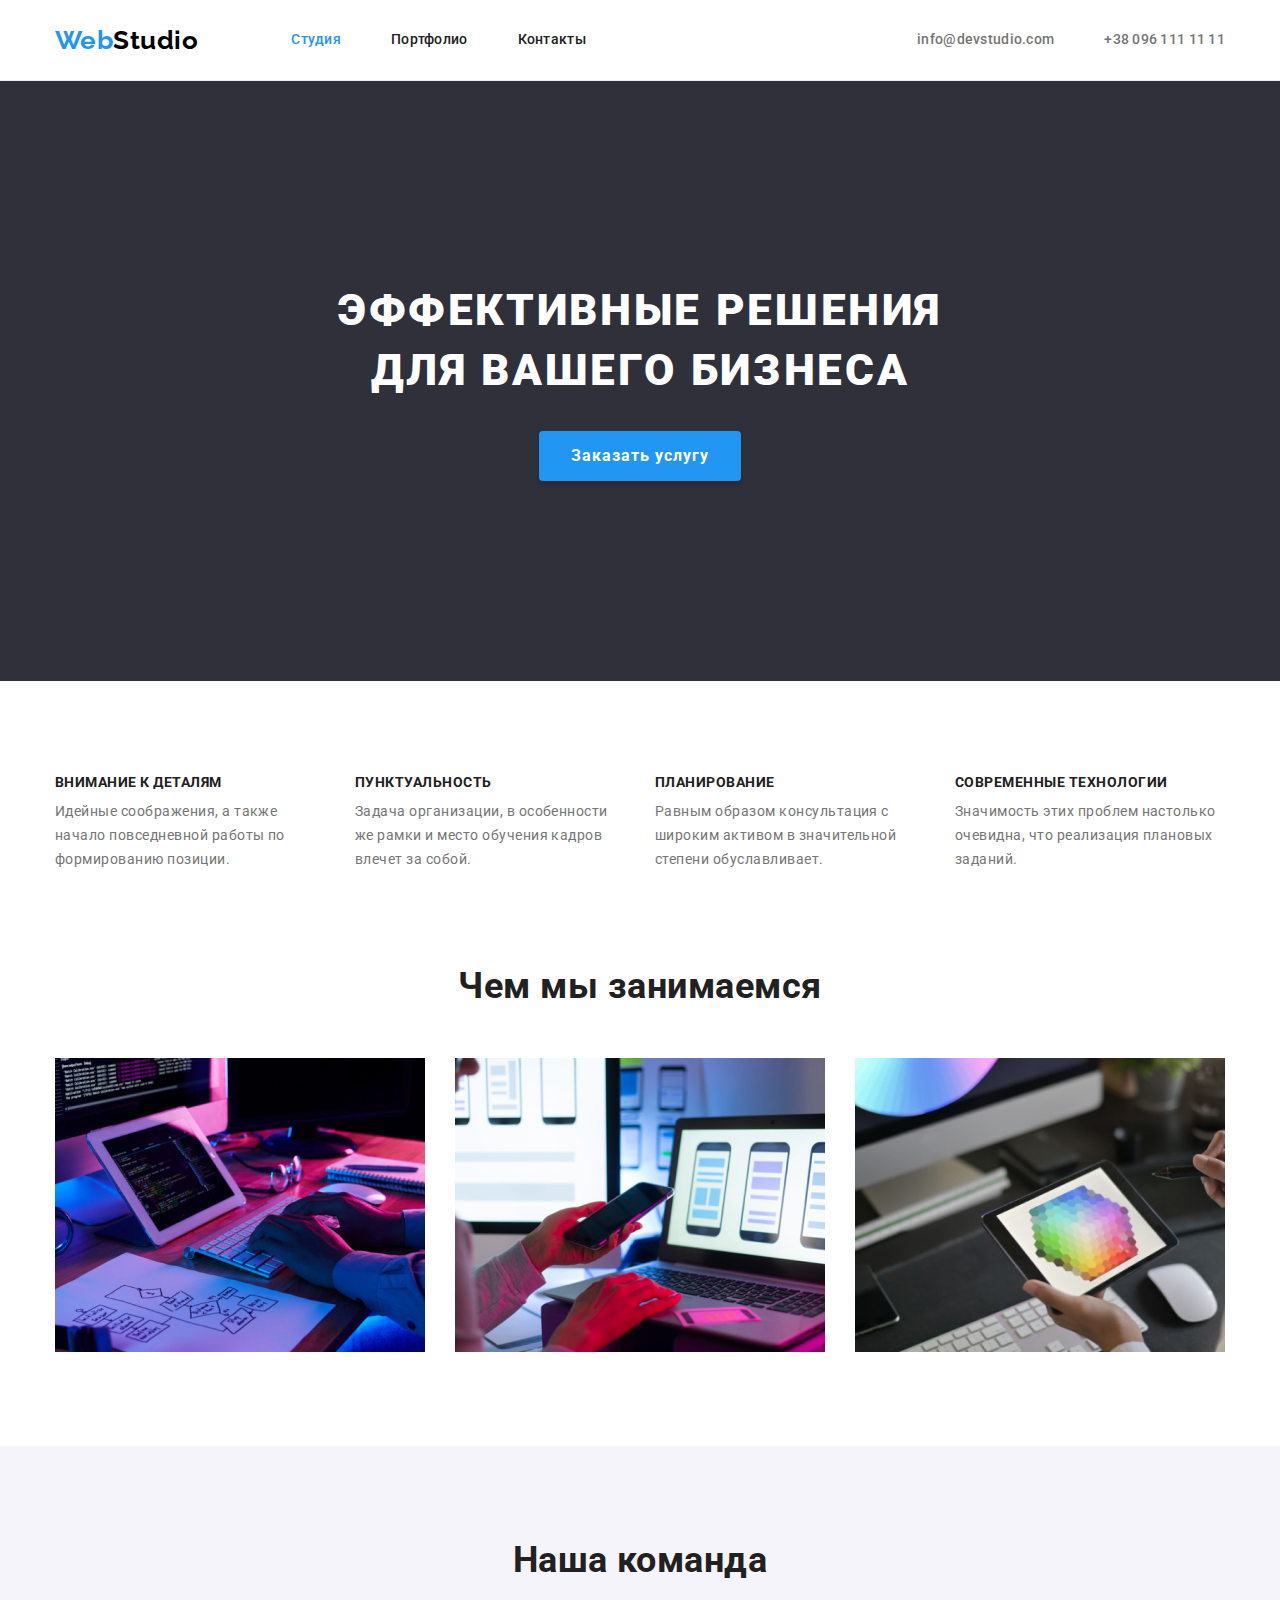
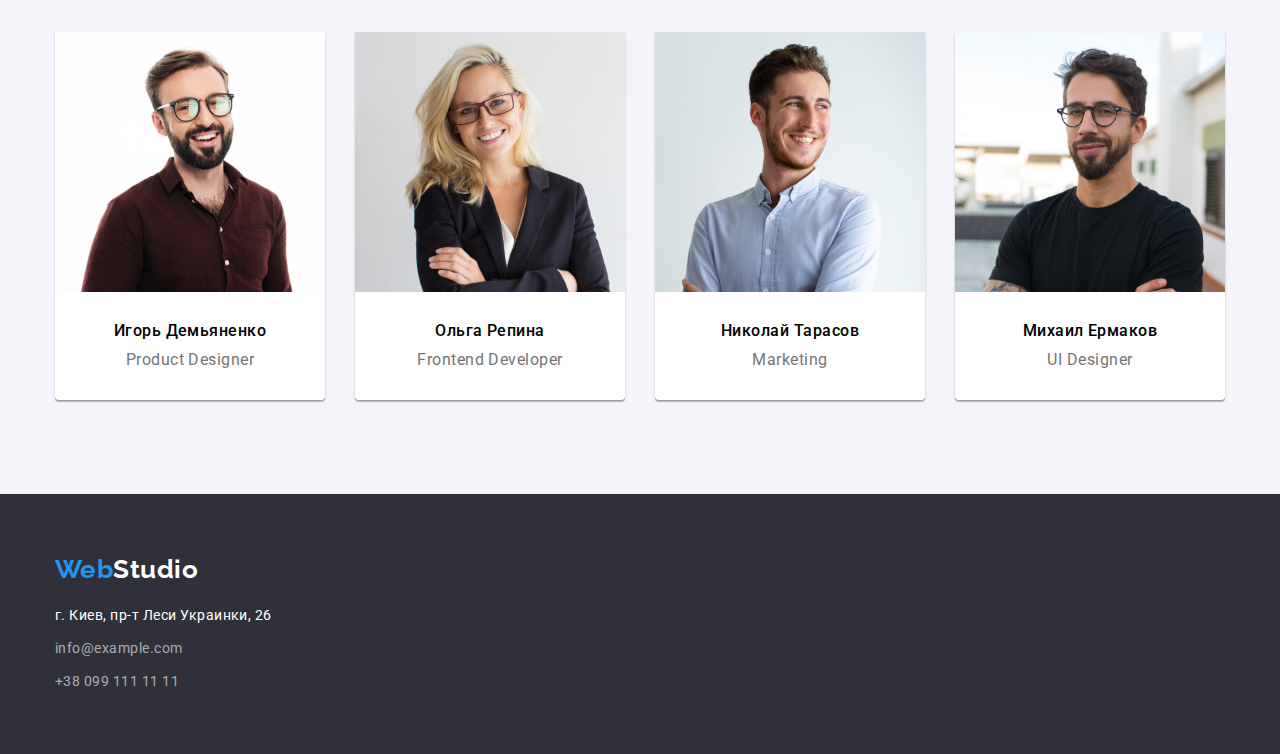
<file: index.html>
<!DOCTYPE html>
<html lang="en">
  <head>
    <meta charset="UTF-8" />
    <meta name="viewport" content="width=device-width, initial-scale=1.0" />
    <title>Web studio</title>
    <link rel="preconnect" href="https://fonts.gstatic.com" />
    <link
      href="https://fonts.googleapis.com/css2?family=Raleway:wght@700&family=Roboto:wght@400;500;700;900&display=swap"
      rel="stylesheet"
    />
    <link
      rel="stylesheet"
      href="https://cdnjs.cloudflare.com/ajax/libs/modern-normalize/1.0.0/modern-normalize.min.css"
    />
    <link rel="stylesheet" href="./css/style.css" />
  </head>
  <body>
    <!-- header container -->
    <header class="header">
      <div class="container">
        <a class="header-logo" href="./index.html"><span>Web</span>Studio </a>
        <nav class="nav">
          <ul class="nav-list">
            <li class="item">
              <a class="nav-link-current" href="./index.html">Студия</a>
            </li>
            <li class="item">
              <a class="nav-link" href="./portfolio.html">Портфолио</a>
            </li>
            <li class="item">
              <a class="nav-link" href="">Контакты</a>
            </li>
          </ul>
        </nav>
        <address>
          <ul class="address-list">
            <li class="item">
              <a class="header-contact" href="mailto:info@devstudio.com"> info@devstudio.com</a>
            </li>
            <li class="item">
              <a class="header-contact" href="tel:+380961111111"> +38 096 111 11 11 </a>
            </li>
          </ul>
        </address>
      </div>
    </header>
    <!-- main container -->
    <main>
      <section class="hero section">
        <div class="container">
          <div class="hero-content">
            <h1 class="hero-heading">Эффективные решения для вашего бизнеса</h1>
            <button class="make-order-button">Заказать услугу</button>
          </div>
        </div>
      </section>
      <!-- our strength section -->
      <section class="strength section">
        <div class="strength container">
          <h2 class="heading visually-hidden">Наши преимущества</h2>
          <ul class="strength-list">
            <li class="item">
              <h3>Внимание к деталям</h3>
              <p>Идейные соображения, а также начало повседневной работы по формированию позиции.</p>
            </li>
            <li class="item">
              <h3>Пунктуальность</h3>
              <p>Задача организации, в особенности же рамки и место обучения кадров влечет за собой.</p>
            </li>
            <li class="item">
              <h3>Планирование</h3>
              <p>Равным образом консультация с широким активом в значительной степени обуславливает.</p>
            </li>
            <li class="item">
              <h3>Современные технологии</h3>
              <p>Значимость этих проблем настолько очевидна, что реализация плановых заданий.</p>
            </li>
          </ul>
        </div>
      </section>
      <!-- Businesses section -->
      <section class="businesses section">
        <div class="container">
          <h2 class="heading">Чем мы занимаемся</h2>
          <ul class="businesses-list">
            <li class="item">
              <img width="370" height="294" src="./img/img1.jpg" alt="desk" />
            </li>
            <li class="item">
              <img width="370" height="294" src="./img/img2.jpg" alt="phone" />
            </li>
            <li class="item">
              <img width="370" height="294" src="./img/img3.jpg" alt="tablet" />
            </li>
          </ul>
        </div>
      </section>
      <!-- teammates section -->
      <section class="team section">
        <div class="container">
          <h2 class="heading">Наша команда</h2>
          <ul class="team-list">
            <li class="item">
              <img width="270" height="260" src="./img/team1.jpg" alt="Product Designer" />
              <div class="item-name">
                <h3 class="name">Игорь Демьяненко</h3>
                <p class="description">Product Designer</p>
              </div>
            </li>
            <li class="item">
              <img width="270" height="260" src="./img/team2.jpg" alt="Frontend Developer" />
              <div class="item-name">
                <h3 class="name">Ольга Репина</h3>
                <p class="description">Frontend Developer</p>
              </div>
            </li>
            <li class="item">
              <img width="270" height="260" src="./img/team3.jpg" alt="Marketing" />
              <div class="item-name">
                <h3 class="name">Николай Тарасов</h3>
                <p class="description">Marketing</p>
              </div>
            </li>
            <li class="item">
              <img width="270" height="260" src="./img/team4.jpg" alt="UI Designer" />
              <div class="item-name">
                <h3 class="name">Михаил Ермаков</h3>
                <p class="description">UI Designer</p>
              </div>
            </li>
          </ul>
        </div>
      </section>
    </main>
    <!-- footer section -->
    <footer class="footer">
      <section class="container">
        <div class="info">
          <a class="footer-logo" href="./index.html"><span>Web</span>Studio</a>
          <address>
            <ul>
              <li class="item">
                <a
                  class="footer-address"
                  href="https://goo.gl/maps/swV6j4v5GU542pUBA"
                  target="_blank"
                  rel="searchonmaps"
                >
                  г. Киев, пр-т Леси Украинки, 26
                </a>
              </li>
              <li class="item">
                <a class="footer-contact" href="mailto:info@example.com">info@example.com </a>
              </li>
              <li class="item">
                <a class="footer-contact" href="tel:+380991111111">+38 099 111 11 11 </a>
              </li>
            </ul>
          </address>
        </div>
      </section>
    </footer>
  </body>
</html>
</file>
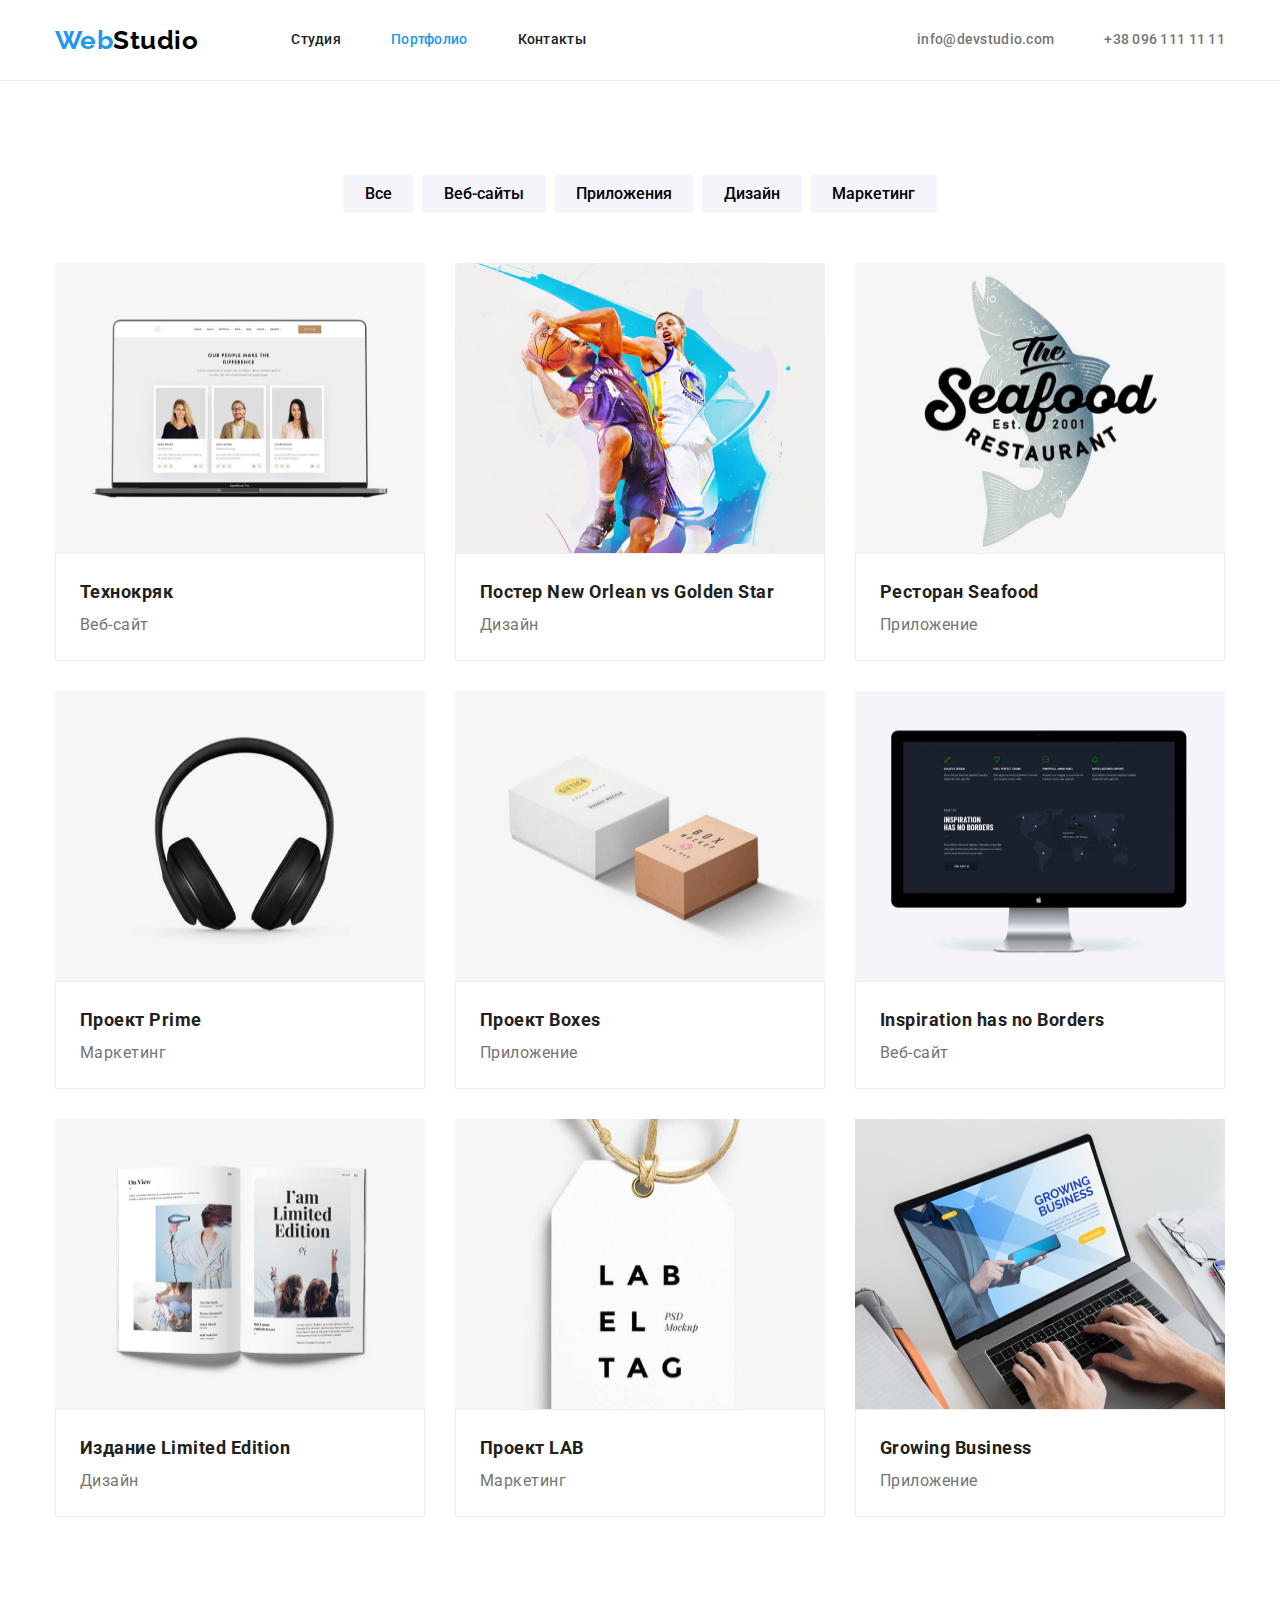
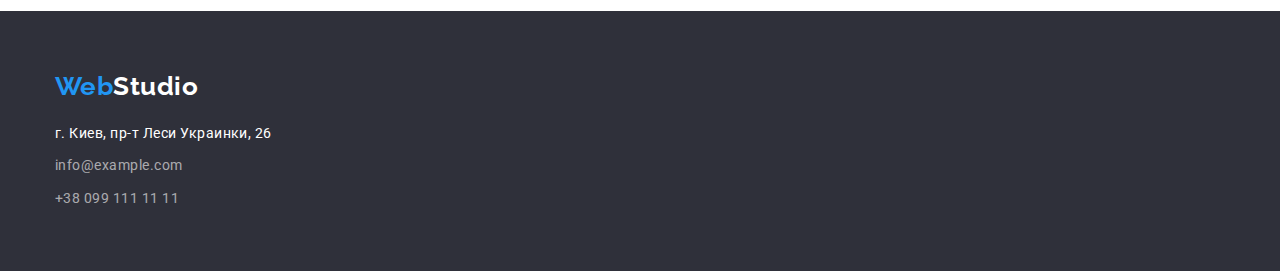
<file: portfolio.html>
<!DOCTYPE html>
<html lang="en">
  <head>
    <meta charset="UTF-8" />
    <meta name="viewport" content="width=device-width, initial-scale=1.0" />
    <title>portfolio</title>
    <link rel="preconnect" href="https://fonts.gstatic.com" />
    <link
      href="https://fonts.googleapis.com/css2?family=Raleway:wght@700&family=Roboto:wght@400;500;700;900&display=swap"
      rel="stylesheet"
    />
    <link
      rel="stylesheet"
      href="https://cdnjs.cloudflare.com/ajax/libs/modern-normalize/1.0.0/modern-normalize.min.css"
    />
    <link rel="stylesheet" href="./css/style.css" />
  </head>
  <body>
    <header class="header">
      <div class="container">
        <a class="header-logo" href="./index.html"><span>Web</span>Studio </a>
        <nav class="nav">
          <ul class="nav-list">
            <li class="item">
              <a class="nav-link" href="./index.html">Студия</a>
            </li>
            <li class="item">
              <a class="nav-link-current" href="./portfolio.html">Портфолио</a>
            </li>
            <li class="item">
              <a class="nav-link" href="">Контакты</a>
            </li>
          </ul>
        </nav>
        <address class="address">
          <ul class="address-list">
            <li class="item">
              <a class="header-contact" href="mailto:info@devstudio.com"> info@devstudio.com</a>
            </li>
            <li class="item">
              <a class="header-contact" href="tel:+380961111111"> +38 096 111 11 11 </a>
            </li>
          </ul>
        </address>
      </div>
    </header>
    <!-- main container -->
    <main>
      <section class="portfolio section">
        <div class="project container">
          <h1 class="heading visually-hidden">Our projects</h1>

          <ul class="button-list">
            <li class="item">
              <button class="portfolio-button">Все</button>
            </li>
            <li class="item">
              <button class="portfolio-button">Веб-сайты</button>
            </li>
            <li class="item">
              <button class="portfolio-button">Приложения</button>
            </li>
            <li class="item">
              <button class="portfolio-button">Дизайн</button>
            </li>
            <li class="item">
              <button class="portfolio-button">Маркетинг</button>
            </li>
          </ul>

          <ul class="project-list">
            <li class="item">
              <a href="">
                <img width="370" height="290" src="./img/portfolio-img1.jpg" alt="project1" />
                <div class="item-name">
                  <h3 class="name">Технокряк</h3>
                  <p class="description">Веб-сайт</p>
                </div>
              </a>
            </li>
            <li class="item">
              <a href="">
                <img width="370" height="290" src="./img/portfolio-img2.jpg" alt="project2" />
                <div class="item-name">
                  <h3 class="name">Постер New Orlean vs Golden Star</h3>
                  <p class="description">Дизайн</p>
                </div>
              </a>
            </li>
            <li class="item">
              <a href="">
                <img width="370" height="290" src="./img/portfolio-img3.jpg" alt="project3" />
                <div class="item-name">
                  <h3 class="name">Ресторан Seafood</h3>
                  <p class="description">Приложение</p>
                </div>
              </a>
            </li>
            <li class="item">
              <a href="">
                <img width="370" height="290" src="./img/portfolio-img4.jpg" alt="project4" />
                <div class="item-name">
                  <h3 class="name">Проект Prime</h3>
                  <p class="description">Маркетинг</p>
                </div>
              </a>
            </li>
            <li class="item">
              <a href="">
                <img width="370" height="290" src="./img/portfolio-img5.jpg" alt="project5" />
                <div class="item-name">
                  <h3 class="name">Проект Boxes</h3>
                  <p class="description">Приложение</p>
                </div>
              </a>
            </li>
            <li class="item">
              <a href="">
                <img width="370" height="290" src="./img/portfolio-img6.jpg" alt="project6" />
                <div class="item-name">
                  <h3 class="name">Inspiration has no Borders</h3>
                  <p class="description">Веб-сайт</p>
                </div>
              </a>
            </li>
            <li class="item">
              <a href="">
                <img width="370" height="290" src="./img/portfolio-img7.jpg" alt="project7" />
                <div class="item-name">
                  <h3 class="name">Издание Limited Edition</h3>
                  <p class="description">Дизайн</p>
                </div>
              </a>
            </li>
            <li class="item">
              <a href="">
                <img width="370" height="290" src="./img/portfolio-img8.jpg" alt="project8" />
                <div class="item-name">
                  <h3 class="name">Проект LAB</h3>
                  <p class="description">Маркетинг</p>
                </div>
              </a>
            </li>
            <li class="item">
              <a href="">
                <img width="370" height="290" src="./img/portfolio-img9.jpg" alt="project9" />
                <div class="item-name">
                  <h3 class="name">Growing Business</h3>
                  <p class="description">Приложение</p>
                </div>
              </a>
            </li>
          </ul>
        </div>
      </section>
    </main>
    <!-- footer section -->
    <footer class="footer">
      <section class="container">
        <div class="info">
          <a class="footer-logo" href="./index.html"><span>Web</span>Studio</a>
          <address>
            <ul>
              <li class="item">
                <a
                  class="footer-address"
                  href="https://goo.gl/maps/swV6j4v5GU542pUBA"
                  target="_blank"
                  rel="searchonmaps"
                >
                  г. Киев, пр-т Леси Украинки, 26
                </a>
              </li>
              <li class="item">
                <a class="footer-contact" href="mailto:info@example.com">info@example.com </a>
              </li>
              <li class="item">
                <a class="footer-contact" href="tel:+380991111111">+38 099 111 11 11 </a>
              </li>
            </ul>
          </address>
        </div>
      </section>
    </footer>
  </body>
</html>
</file>
<file: css/style.css>
/* hero and footer backgrounds #2F303A
team background #F5F4FA
logo #000000 #2196F3
header nav #212121 #2196F3
contact links #757575 #2196F3
headings #212121
discriptions #757575
adress and email footer #FFFFFF, 60 % */

:root {
  --primary-heading-color: #212121;
  --primary-text-color: #757575;
  --hero-and-footer-background-color: #2f303a;
  --team-section-background-color: #f5f4fa;
  --accent-color: #2196f3;
}

html {
  box-sizing: border-box;
  margin-left: auto;
  margin-right: auto;
}

*,
*::before,
*::after {
  box-sizing: inherit;
  padding: 0;
  margin: 0;
}

/* ------body------ */
body {
  background-color: #ffffff;
  font-family: 'roboto', sans-serif;
  letter-spacing: 0.03em;
}

.container {
  width: 1200px;
  padding-left: 15px;
  padding-right: 15px;
  margin-left: auto;
  margin-right: auto;
}

.section {
  padding-top: 94px;
  padding-bottom: 94px;
}

/* section,
container,
div {
  outline: solid 1px tomato;
} */

/*---- removing decor ---*/
li {
  list-style: none;
}

a {
  text-decoration: none;
}

img {
  display: block;
}
button {
  border: none;
  cursor: pointer;
}

.visually-hidden {
  position: absolute !important;
  clip: rect(1px 1px 1px 1px);
  clip: rect(1px, 1px, 1px, 1px);
  padding: 0 !important;
  border: 0 !important;
  height: 1px !important;
  width: 1px !important;
  overflow: hidden;
}
/* ---------header----------- */

.header .container {
  display: flex;
  align-items: center;
}

.nav {
  margin-left: 93px;
}

.nav-list {
  display: flex;
}

.nav-list .item + .item,
.address-list .item + .item {
  margin-left: 50px;
}

.address-list {
  display: flex;
}

.header address {
  margin-left: auto;
}

.nav-link-current,
.nav-link,
.header-contact {
  display: block;
  padding-top: 32px;
  padding-bottom: 32px;
}
.header-logo,
.footer-logo {
  color: #000000;
  font-family: 'raleway', sans-serif;
  font-weight: 700;
  font-size: 26px;
  line-height: 1.19;
}

.header-logo span,
.footer-logo span {
  color: var(--accent-color);
}

.header {
  color: var(--primary-heading-color);
  background-color: #ffffff;
  border-bottom: 1px solid #ececec;
}

.nav-link {
  color: var(--primary-heading-color);
  font-weight: 500;
  font-size: 14px;
  line-height: 1.14;
  letter-spacing: 0.02em;
}

.nav-link-current {
  color: var(--accent-color);
  font-weight: 500;
  font-size: 14px;
  line-height: 1.14;
  letter-spacing: 0.02em;
}

.header-contact {
  color: #757575;
  font-style: normal;
  font-weight: 500;
  font-size: 14px;
  line-height: 1.14;
  letter-spacing: 0.02em;
}

.header-contact:hover,
.nav-link:hover,
.header-contact:focus,
.nav-link:focus {
  color: var(--accent-color);
}

/* --------hero------- */

.hero {
  background-color: var(--hero-and-footer-background-color);
  padding-top: 200px;
  padding-bottom: 200px;
}

.hero-content {
  text-align: center;

  margin: 0 auto;
  max-width: 630px;
}

.hero-heading {
  color: #ffffff;
  font-weight: 900;
  font-size: 44px;
  line-height: 1.36;

  letter-spacing: 0.06em;
  text-transform: uppercase;
  margin-bottom: 30px;
}

.make-order-button {
  background-color: var(--accent-color);
  color: #ffffff;
  font-family: inherit;
  font-weight: 700;
  font-size: 16px;
  line-height: 1.87;
  text-align: center;
  letter-spacing: 0.06em;
  box-shadow: 0px 4px 4px rgba(0, 0, 0, 0.15);
  border-radius: 4px;
  padding: 10px 32px;
}

.make-order-button:hover,
.make-order-button:focus {
  background: #188ce8;
}

/* --portfolio buttons-- */

.portfolio-button {
  background-color: #f5f4fa;
  font-family: inherit;
  font-weight: 500;
  font-size: 16px;
  line-height: 1.62;

  border-radius: 4px;
  padding: 6px 22px 6px 22px;
}

.portfolio-button:hover,
.portfolio-button:focus,
.portfolio-button:active {
  color: #ffffff;
  background-color: var(--accent-color);
  box-shadow: 0px 3px 1px rgba(0, 0, 0, 0.1), 0px 1px 2px rgba(0, 0, 0, 0.08), 0px 2px 2px rgba(0, 0, 0, 0.12);
  border-radius: 4px;
}

.button-list {
  display: flex;
  justify-content: center;
  margin-bottom: 50px;
}

.button-list .item + .item {
  margin-left: 8px;
}

.project-list .item:hover {
  box-shadow: 0px 1px 1px rgba(0, 0, 0, 0.12), 0px 4px 4px rgba(0, 0, 0, 0.06), 1px 4px 6px rgba(0, 0, 0, 0.16);
}

/* --strength-section-- */

.heading {
  color: var(--primary-heading-color);
  font-weight: 700;
  font-size: 36px;
  line-height: 1.16;
  text-align: center;
}

.strength h3 {
  color: var(--primary-heading-color);
  font-weight: 700;
  font-size: 14px;
  line-height: 1.14;
  text-transform: uppercase;
  margin-bottom: 10px;
}

.strength p {
  color: var(--primary-text-color);
  font-weight: 400;
  font-size: 14px;
  line-height: 1.71;
}

.strength-list {
  display: flex;
  margin-left: -30px;
}

.strength-list .item {
  margin-left: 30px;
}

.strength-list .item {
  flex-basis: calc(100% / 4 - 30px);
}

/*---- businesses-section----- */

.businesses {
  padding-top: 0px;
}

.businesses .heading {
  padding-bottom: 50px;
}

.businesses-list {
  display: flex;
}

.businesses-list .item {
  margin-left: 30px;
  flex-basis: calc(100% / 3 - 30px);
}

.businesses-list {
  margin-left: -30px;
}

/* ------team-section-------- */

.team {
  background-color: var(--team-section-background-color);
}

.team-list {
  display: flex;
  margin-left: -30px;
}

.team .heading {
  padding-bottom: 50px;
}

.team-list .item {
  background-color: #ffffff;
  box-shadow: 0px 1px 3px rgba(0, 0, 0, 0.12), 0px 1px 1px rgba(0, 0, 0, 0.14), 0px 2px 1px rgba(0, 0, 0, 0.2);
  border-radius: 0px 0px 4px 4px;

  flex-basis: calc(100% / 4 - 30px);
  margin-left: 30px;
}

.team-list .item-name {
  margin: 30px;
}

.team .name {
  font-weight: 500;
  font-size: 16px;
  line-height: 1.18;
  text-align: center;
  margin-bottom: 10px;
}

.team .description {
  color: var(--primary-text-color);
  font-weight: 400;
  font-size: 16px;
  line-height: 1.18;
  text-align: center;
}
/* -------portfolio-section---------- */

.portfolio .name {
  color: var(--primary-heading-color);
  font-weight: 700;
  font-size: 18px;
  line-height: 2;
}

.description {
  color: var(--primary-text-color);
  font-weight: 400;
  font-size: 16px;
  line-height: 1.87;
}

.project-list {
  display: flex;
  flex-wrap: wrap;
  margin-left: -30px;
  margin-top: -30px;
}

.project-list .item {
  margin-left: 30px;
  margin-top: 30px;

  flex-basis: calc(100% / 3 - 30px);
}

.project-list .item-name {
  padding: 20px 24px;
  border: 1px solid #eeeeee;
}

/* ---footer--- */

.footer {
  background-color: var(--hero-and-footer-background-color);
}

.footer {
  padding-top: 60px;
  padding-bottom: 60px;
}

.footer-logo {
  color: #ffffff;
}
.footer address {
  margin-top: 20px;
}

.footer .item + .item {
  margin-top: 9px;
}

.footer-address {
  color: #ffffff;
  font-style: normal;
  font-weight: 400;
  font-size: 14px;
  line-height: 1.71;
}

.footer-contact {
  margin-top: 9px;

  color: rgba(255, 255, 255, 0.6);
  font-style: normal;
  font-weight: 400;
  font-size: 14px;
  line-height: 1.71;
}

.footer-contact:hover,
.footer-address:hover,
.footer-contact:focus,
.footer-address:focus {
  color: var(--accent-color);
}
</file>
